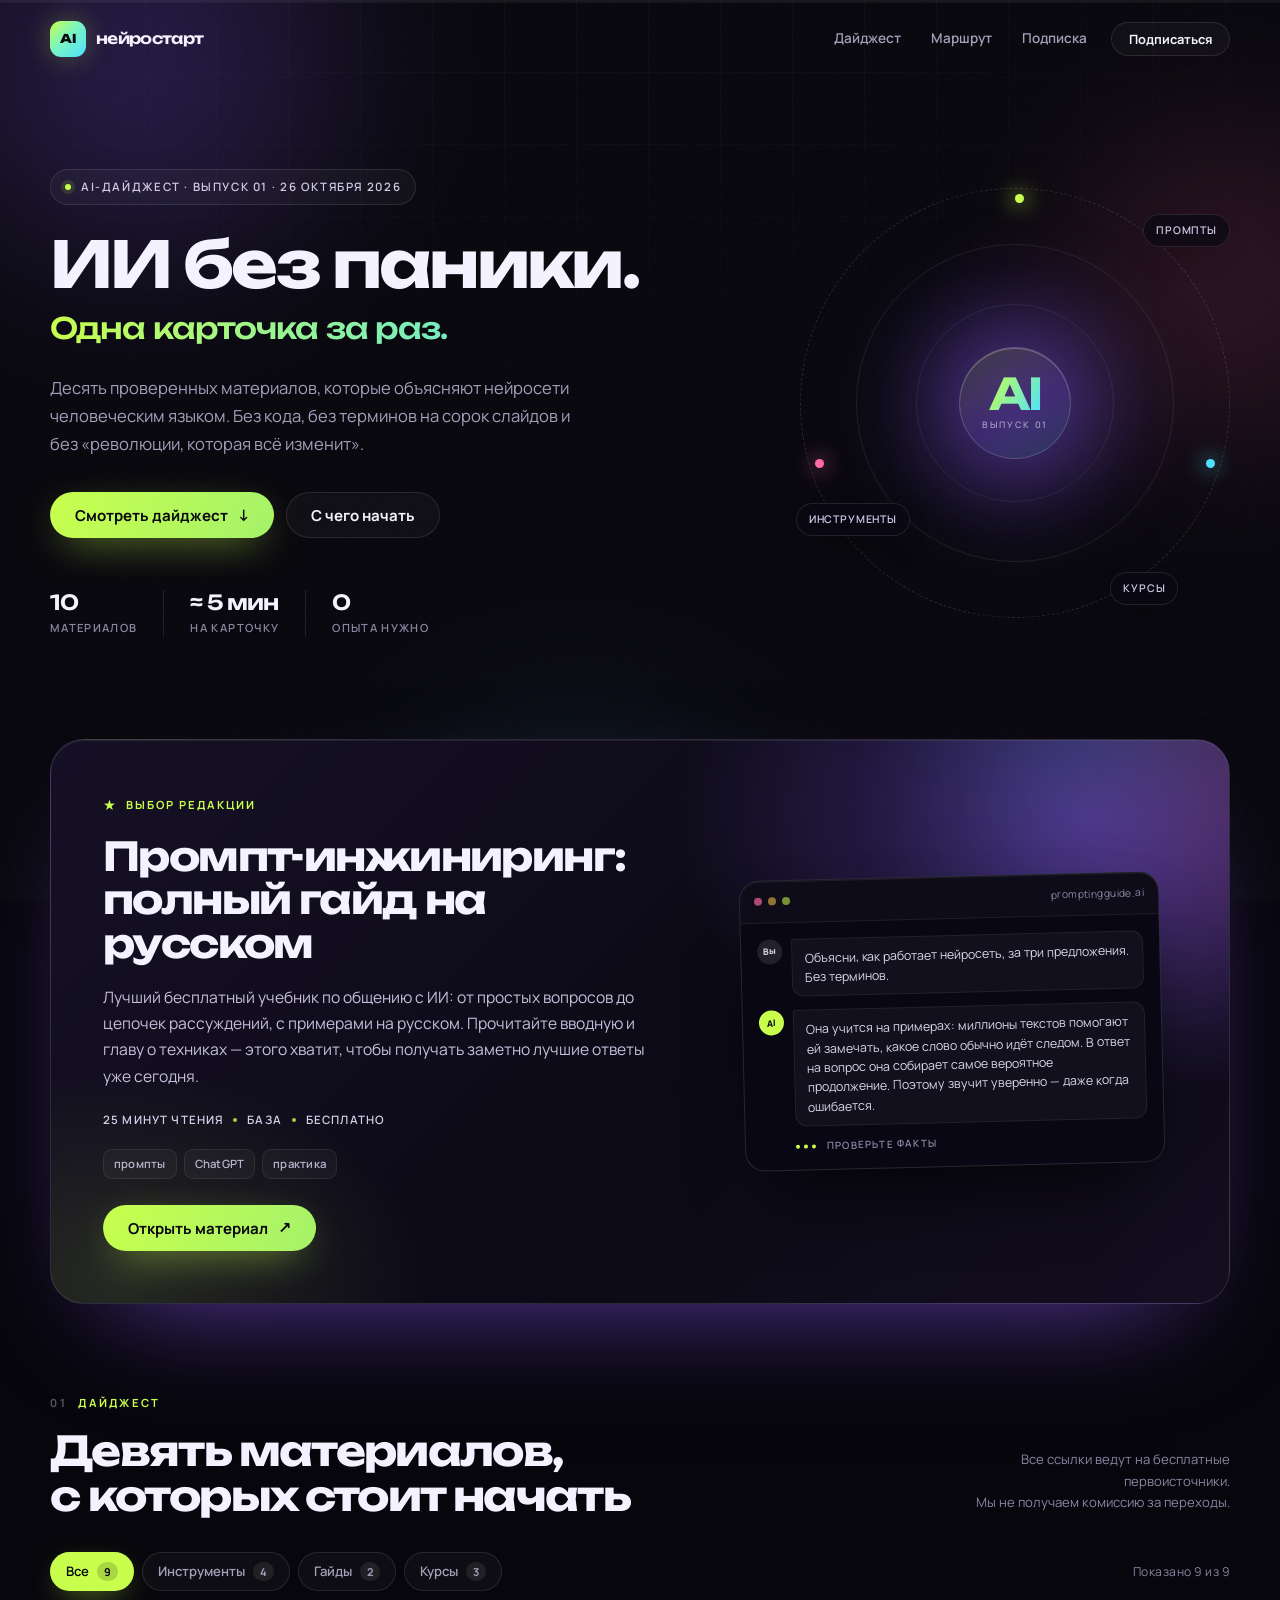
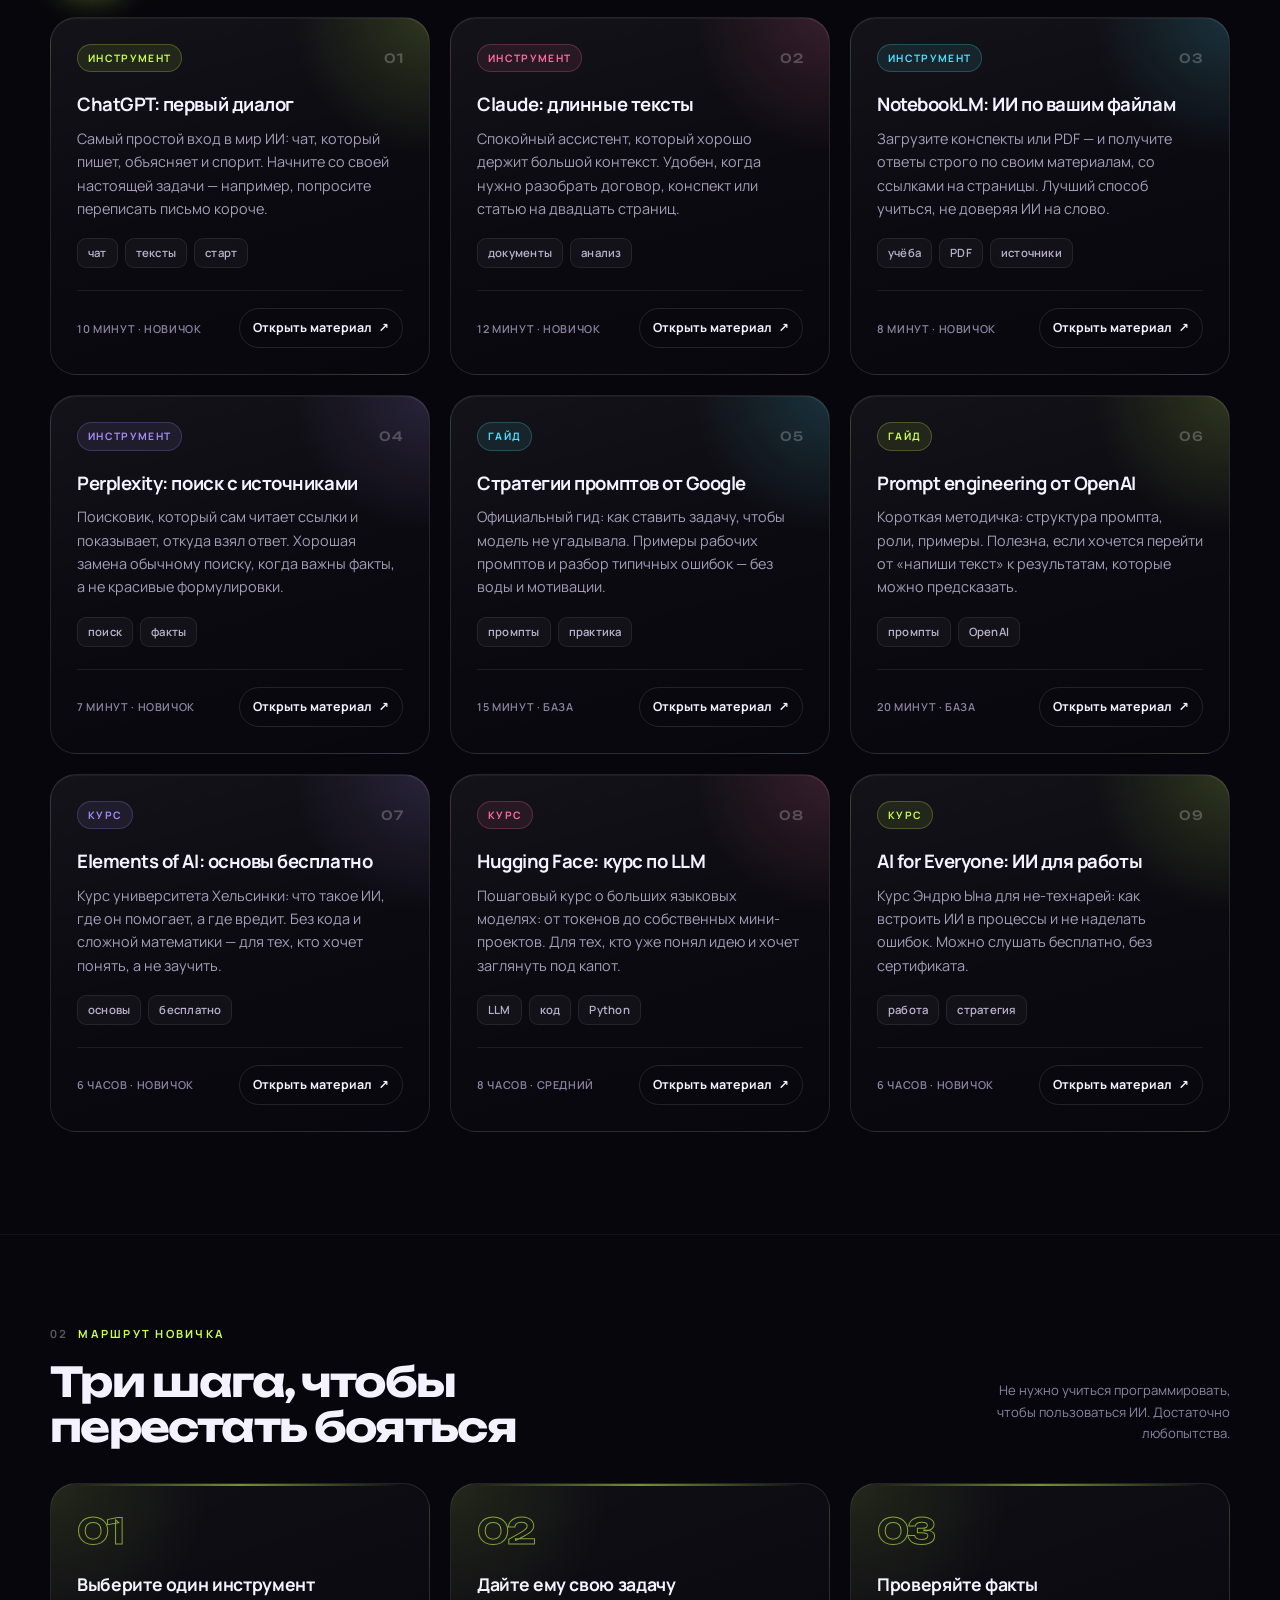
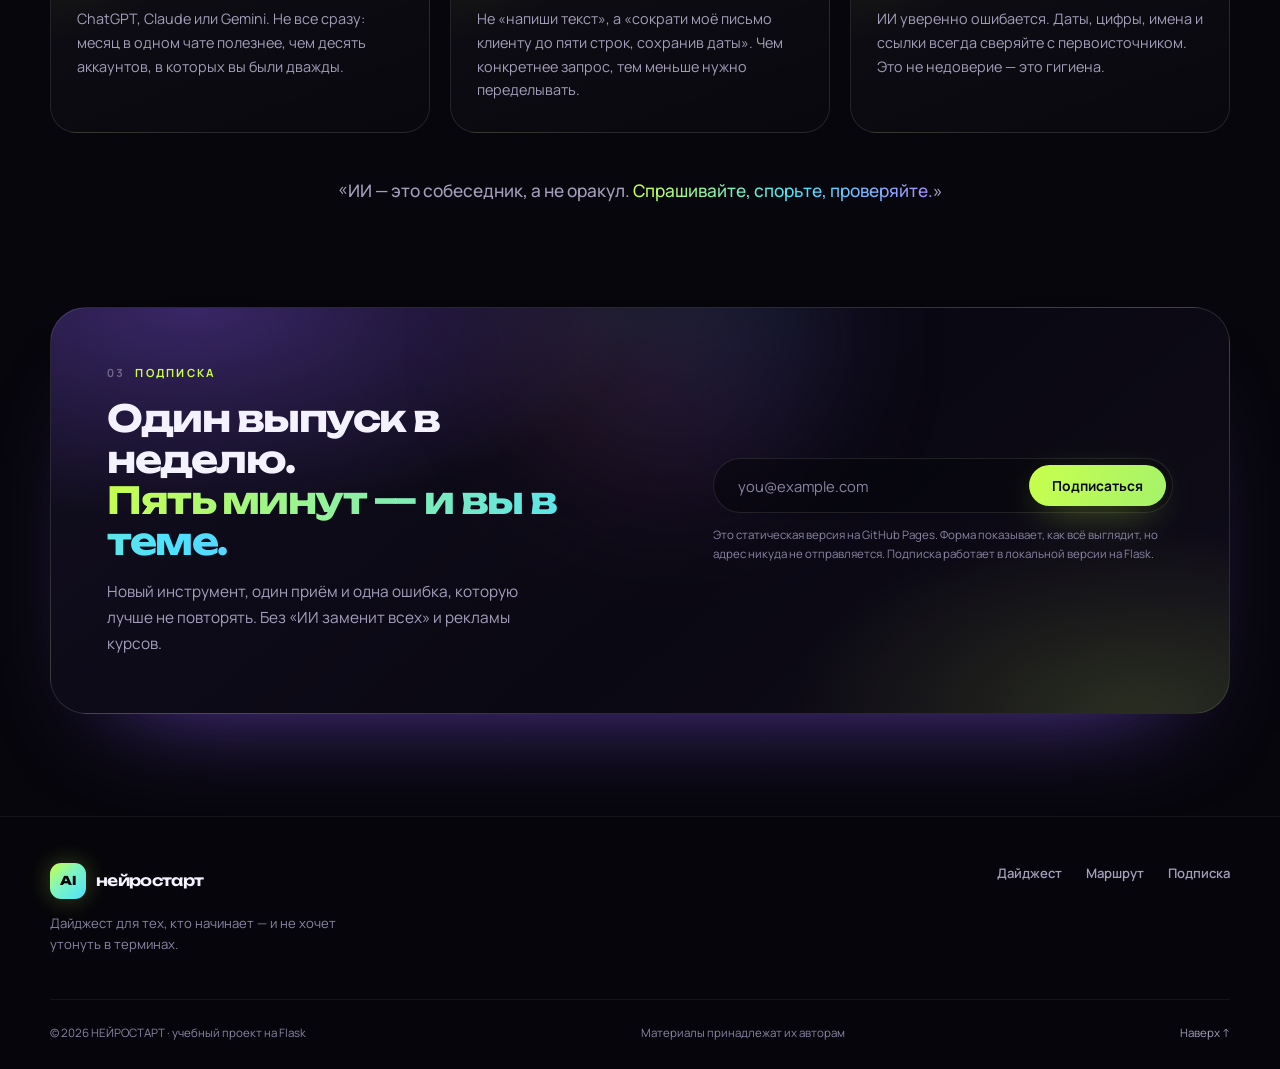
<file: docs/index.html>
<!DOCTYPE html>
<html lang="ru">
<head>
  <meta charset="UTF-8">
  <meta name="viewport" content="width=device-width, initial-scale=1">
  <meta name="theme-color" content="#07060c">
  <meta name="description" content="НЕЙРОСТАРТ — AI-дайджест для новичков. Десять понятных материалов об искусственном интеллекте: инструменты, гайды и курсы без паники и лишних терминов.">
  <title>НЕЙРОСТАРТ — AI-дайджест для новичков</title>
  <link rel="icon" href="data:image/svg+xml,%3Csvg xmlns='http://www.w3.org/2000/svg' viewBox='0 0 64 64'%3E%3Crect width='64' height='64' rx='16' fill='%23c8ff4d'/%3E%3Ctext x='32' y='44' font-family='Arial,sans-serif' font-size='27' font-weight='bold' text-anchor='middle' fill='%2307060c'%3EAI%3C/text%3E%3C/svg%3E">

  <!-- Шрифты: Unbounded для заголовков, Manrope для текста -->
  <link rel="preconnect" href="https://fonts.googleapis.com">
  <link rel="preconnect" href="https://fonts.gstatic.com" crossorigin>
  <link href="https://fonts.googleapis.com/css2?family=Manrope:wght@400;500;600;700;800&family=Unbounded:wght@500;600;700;800&display=swap" rel="stylesheet">

  <link rel="stylesheet" href="static/css/style.css">
  <noscript>
    <style>.reveal { opacity: 1 !important; }</style>
  </noscript>
</head>
<body>

  <a class="skip-link" href="#main">Перейти к содержимому</a>

  <!-- Полоса прогресса чтения сверху -->
  <div class="progress" aria-hidden="true">
    <span id="progressBar"></span>
  </div>

  <!-- Фон: цветные пятна, сетка и зерно. Ни на что не влияет. -->
  <div class="backdrop" aria-hidden="true">
    <div class="orb orb-1"></div>
    <div class="orb orb-2"></div>
    <div class="orb orb-3"></div>
    <div class="grid-lines"></div>
  </div>

  <header class="site-header" id="siteHeader">
    <div class="container header-inner">
      <a class="brand" href="#top" aria-label="НЕЙРОСТАРТ — на главную">
        <span class="brand-mark">AI</span>
        <span class="brand-name">нейростарт</span>
      </a>

      <nav class="nav" aria-label="Основная навигация">
        <a href="#digest">Дайджест</a>
        <a href="#route">Маршрут</a>
        <a href="#subscribe">Подписка</a>
      </nav>

      <a class="btn btn-small btn-ghost header-cta" href="#subscribe">Подписаться</a>
    </div>
  </header>

  <main id="main">

    <!-- ================= ГЕРОЙ ================= -->
    <section class="hero" id="top">
      <div class="container hero-grid">
        <div class="hero-copy">
          <p class="eyebrow">
            <span class="eyebrow-dot" aria-hidden="true"></span>
            AI-дайджест · выпуск 01 · 26 октября 2026
          </p>

          <h1 class="hero-title">
            ИИ без паники.
            <span class="line-2 grad-text">Одна карточка за раз.</span>
          </h1>

          <p class="hero-lead">
            Десять проверенных материалов, которые объясняют нейросети человеческим
            языком. Без кода, без терминов на сорок слайдов и без «революции, которая
            всё изменит».
          </p>

          <div class="hero-actions">
            <a class="btn btn-primary" href="#digest">
              Смотреть дайджест
              <span aria-hidden="true">↓</span>
            </a>
            <a class="btn btn-ghost" href="#route">С чего начать</a>
          </div>

          <dl class="hero-stats">
            <div class="stat">
              <dt>материалов</dt>
              <dd>10</dd>
            </div>
            <div class="stat">
              <dt>на карточку</dt>
              <dd>≈ 5 мин</dd>
            </div>
            <div class="stat">
              <dt>опыта нужно</dt>
              <dd>0</dd>
            </div>
          </dl>
        </div>

        <!-- Декоративная орбита справа. На телефоне скрывается. -->
        <div class="orbit" aria-hidden="true">
          <div class="orbit-ring ring-1"></div>
          <div class="orbit-ring ring-2"></div>
          <div class="orbit-ring ring-3"></div>

          <div class="orbit-spin">
            <span class="orbit-dot dot-lime"></span>
            <span class="orbit-dot dot-pink"></span>
            <span class="orbit-dot dot-cyan"></span>
          </div>

          <div class="orbit-core">
            <span class="orbit-ai">AI</span>
            <small>выпуск 01</small>
          </div>

          <span class="orbit-tag tag-1">промпты</span>
          <span class="orbit-tag tag-2">инструменты</span>
          <span class="orbit-tag tag-3">курсы</span>
        </div>
      </div>
    </section>

    <!-- ================= ВЫБОР РЕДАКЦИИ ================= -->
    <section class="featured-section">
      <div class="container">
        <article class="featured-card reveal accent-lime">
          <div class="featured-glow" aria-hidden="true"></div>

          <div class="featured-copy">
            <p class="featured-label">
              <span aria-hidden="true">★</span> Выбор редакции
            </p>

            <h2 class="featured-title">Промпт-инжиниринг: полный гайд на русском</h2>
            <p class="featured-desc">Лучший бесплатный учебник по общению с ИИ: от простых вопросов до цепочек рассуждений, с примерами на русском. Прочитайте вводную и главу о техниках — этого хватит, чтобы получать заметно лучшие ответы уже сегодня.</p>

            <div class="featured-meta">
              <span>25 минут чтения</span>
              <span class="meta-dot" aria-hidden="true"></span>
              <span>База</span>
              <span class="meta-dot" aria-hidden="true"></span>
              <span>бесплатно</span>
            </div>

            <ul class="tags">
              
                <li>промпты</li>
              
                <li>ChatGPT</li>
              
                <li>практика</li>
              
            </ul>

            <a class="btn btn-primary" href="https://www.promptingguide.ai/ru" target="_blank" rel="noopener noreferrer">
              Открыть материал
              <span aria-hidden="true">↗</span>
            </a>
          </div>

          <!-- Пример диалога с ИИ — просто красивая иллюстрация -->
          <div class="prompt-demo" aria-hidden="true">
            <div class="demo-bar">
              <span></span><span></span><span></span>
              <em>promptingguide.ai</em>
            </div>

            <div class="demo-body">
              <div class="demo-msg">
                <span class="demo-avatar demo-avatar-user">Вы</span>
                <p>Объясни, как работает нейросеть, за три предложения. Без терминов.</p>
              </div>

              <div class="demo-msg">
                <span class="demo-avatar demo-avatar-ai">AI</span>
                <p>
                  Она учится на примерах: миллионы текстов помогают ей замечать, какое
                  слово обычно идёт следом. В ответ на вопрос она собирает самое
                  вероятное продолжение. Поэтому звучит уверенно — даже когда ошибается.
                </p>
              </div>
            </div>

            <div class="demo-typing">
              <i></i><i></i><i></i>
              <span>проверьте факты</span>
            </div>
          </div>
        </article>
      </div>
    </section>

    <!-- ================= ДАЙДЖЕСТ ================= -->
    <section class="digest" id="digest">
      <div class="container">
        <div class="section-head reveal">
          <div>
            <p class="section-label"><span aria-hidden="true">01</span> Дайджест</p>
            <h2>Девять материалов,<br>с которых стоит начать</h2>
          </div>
          <p class="section-note">
            Все ссылки ведут на бесплатные первоисточники.<br>
            Мы не получаем комиссию за переходы.
          </p>
        </div>

        <!-- Кнопки-фильтры. Работают на JavaScript, без перезагрузки. -->
        <div class="filters reveal">
          <div class="filter-group" role="group" aria-label="Фильтр материалов по типу">
            
              <button
                class="filter is-active"
                type="button"
                data-filter="all"
                aria-pressed="true"
              >
                Все
                <span class="filter-count">9</span>
              </button>
            
              <button
                class="filter"
                type="button"
                data-filter="tools"
                aria-pressed="false"
              >
                Инструменты
                <span class="filter-count">4</span>
              </button>
            
              <button
                class="filter"
                type="button"
                data-filter="guides"
                aria-pressed="false"
              >
                Гайды
                <span class="filter-count">2</span>
              </button>
            
              <button
                class="filter"
                type="button"
                data-filter="courses"
                aria-pressed="false"
              >
                Курсы
                <span class="filter-count">3</span>
              </button>
            
          </div>

          <p class="filter-status" aria-live="polite">
            Показано <span id="visibleCount">9</span> из 9
          </p>
        </div>

        <div class="cards" id="cardsGrid">
          
            <article
              class="card reveal accent-lime"
              data-category="tools"
              style="--delay: 0ms"
            >
              <div class="card-top">
                <span class="chip">Инструмент</span>
                <span class="card-num">01</span>
              </div>

              <h3 class="card-title">ChatGPT: первый диалог</h3>
              <p class="card-desc">Самый простой вход в мир ИИ: чат, который пишет, объясняет и спорит. Начните со своей настоящей задачи — например, попросите переписать письмо короче.</p>

              <ul class="tags">
                
                  <li>чат</li>
                
                  <li>тексты</li>
                
                  <li>старт</li>
                
              </ul>

              <div class="card-footer">
                <span class="card-meta">10 минут · Новичок</span>
                <a class="card-link" href="https://chatgpt.com" target="_blank" rel="noopener noreferrer">
                  Открыть материал
                  <span aria-hidden="true">↗</span>
                </a>
              </div>
            </article>
          
            <article
              class="card reveal accent-pink"
              data-category="tools"
              style="--delay: 70ms"
            >
              <div class="card-top">
                <span class="chip">Инструмент</span>
                <span class="card-num">02</span>
              </div>

              <h3 class="card-title">Claude: длинные тексты</h3>
              <p class="card-desc">Спокойный ассистент, который хорошо держит большой контекст. Удобен, когда нужно разобрать договор, конспект или статью на двадцать страниц.</p>

              <ul class="tags">
                
                  <li>документы</li>
                
                  <li>анализ</li>
                
              </ul>

              <div class="card-footer">
                <span class="card-meta">12 минут · Новичок</span>
                <a class="card-link" href="https://claude.ai" target="_blank" rel="noopener noreferrer">
                  Открыть материал
                  <span aria-hidden="true">↗</span>
                </a>
              </div>
            </article>
          
            <article
              class="card reveal accent-cyan"
              data-category="tools"
              style="--delay: 140ms"
            >
              <div class="card-top">
                <span class="chip">Инструмент</span>
                <span class="card-num">03</span>
              </div>

              <h3 class="card-title">NotebookLM: ИИ по вашим файлам</h3>
              <p class="card-desc">Загрузите конспекты или PDF — и получите ответы строго по своим материалам, со ссылками на страницы. Лучший способ учиться, не доверяя ИИ на слово.</p>

              <ul class="tags">
                
                  <li>учёба</li>
                
                  <li>PDF</li>
                
                  <li>источники</li>
                
              </ul>

              <div class="card-footer">
                <span class="card-meta">8 минут · Новичок</span>
                <a class="card-link" href="https://notebooklm.google.com" target="_blank" rel="noopener noreferrer">
                  Открыть материал
                  <span aria-hidden="true">↗</span>
                </a>
              </div>
            </article>
          
            <article
              class="card reveal accent-violet"
              data-category="tools"
              style="--delay: 0ms"
            >
              <div class="card-top">
                <span class="chip">Инструмент</span>
                <span class="card-num">04</span>
              </div>

              <h3 class="card-title">Perplexity: поиск с источниками</h3>
              <p class="card-desc">Поисковик, который сам читает ссылки и показывает, откуда взял ответ. Хорошая замена обычному поиску, когда важны факты, а не красивые формулировки.</p>

              <ul class="tags">
                
                  <li>поиск</li>
                
                  <li>факты</li>
                
              </ul>

              <div class="card-footer">
                <span class="card-meta">7 минут · Новичок</span>
                <a class="card-link" href="https://www.perplexity.ai" target="_blank" rel="noopener noreferrer">
                  Открыть материал
                  <span aria-hidden="true">↗</span>
                </a>
              </div>
            </article>
          
            <article
              class="card reveal accent-cyan"
              data-category="guides"
              style="--delay: 70ms"
            >
              <div class="card-top">
                <span class="chip">Гайд</span>
                <span class="card-num">05</span>
              </div>

              <h3 class="card-title">Стратегии промптов от Google</h3>
              <p class="card-desc">Официальный гид: как ставить задачу, чтобы модель не угадывала. Примеры рабочих промптов и разбор типичных ошибок — без воды и мотивации.</p>

              <ul class="tags">
                
                  <li>промпты</li>
                
                  <li>практика</li>
                
              </ul>

              <div class="card-footer">
                <span class="card-meta">15 минут · База</span>
                <a class="card-link" href="https://ai.google.dev/gemini-api/docs/prompting-strategies" target="_blank" rel="noopener noreferrer">
                  Открыть материал
                  <span aria-hidden="true">↗</span>
                </a>
              </div>
            </article>
          
            <article
              class="card reveal accent-lime"
              data-category="guides"
              style="--delay: 140ms"
            >
              <div class="card-top">
                <span class="chip">Гайд</span>
                <span class="card-num">06</span>
              </div>

              <h3 class="card-title">Prompt engineering от OpenAI</h3>
              <p class="card-desc">Короткая методичка: структура промпта, роли, примеры. Полезна, если хочется перейти от «напиши текст» к результатам, которые можно предсказать.</p>

              <ul class="tags">
                
                  <li>промпты</li>
                
                  <li>OpenAI</li>
                
              </ul>

              <div class="card-footer">
                <span class="card-meta">20 минут · База</span>
                <a class="card-link" href="https://platform.openai.com/docs/guides/prompt-engineering" target="_blank" rel="noopener noreferrer">
                  Открыть материал
                  <span aria-hidden="true">↗</span>
                </a>
              </div>
            </article>
          
            <article
              class="card reveal accent-violet"
              data-category="courses"
              style="--delay: 0ms"
            >
              <div class="card-top">
                <span class="chip">Курс</span>
                <span class="card-num">07</span>
              </div>

              <h3 class="card-title">Elements of AI: основы бесплатно</h3>
              <p class="card-desc">Курс университета Хельсинки: что такое ИИ, где он помогает, а где вредит. Без кода и сложной математики — для тех, кто хочет понять, а не заучить.</p>

              <ul class="tags">
                
                  <li>основы</li>
                
                  <li>бесплатно</li>
                
              </ul>

              <div class="card-footer">
                <span class="card-meta">6 часов · Новичок</span>
                <a class="card-link" href="https://www.elementsofai.com" target="_blank" rel="noopener noreferrer">
                  Открыть материал
                  <span aria-hidden="true">↗</span>
                </a>
              </div>
            </article>
          
            <article
              class="card reveal accent-pink"
              data-category="courses"
              style="--delay: 70ms"
            >
              <div class="card-top">
                <span class="chip">Курс</span>
                <span class="card-num">08</span>
              </div>

              <h3 class="card-title">Hugging Face: курс по LLM</h3>
              <p class="card-desc">Пошаговый курс о больших языковых моделях: от токенов до собственных мини-проектов. Для тех, кто уже понял идею и хочет заглянуть под капот.</p>

              <ul class="tags">
                
                  <li>LLM</li>
                
                  <li>код</li>
                
                  <li>Python</li>
                
              </ul>

              <div class="card-footer">
                <span class="card-meta">8 часов · Средний</span>
                <a class="card-link" href="https://huggingface.co/learn/llm-course/chapter1/1" target="_blank" rel="noopener noreferrer">
                  Открыть материал
                  <span aria-hidden="true">↗</span>
                </a>
              </div>
            </article>
          
            <article
              class="card reveal accent-lime"
              data-category="courses"
              style="--delay: 140ms"
            >
              <div class="card-top">
                <span class="chip">Курс</span>
                <span class="card-num">09</span>
              </div>

              <h3 class="card-title">AI for Everyone: ИИ для работы</h3>
              <p class="card-desc">Курс Эндрю Ына для не-технарей: как встроить ИИ в процессы и не наделать ошибок. Можно слушать бесплатно, без сертификата.</p>

              <ul class="tags">
                
                  <li>работа</li>
                
                  <li>стратегия</li>
                
              </ul>

              <div class="card-footer">
                <span class="card-meta">6 часов · Новичок</span>
                <a class="card-link" href="https://www.coursera.org/learn/ai-for-everyone" target="_blank" rel="noopener noreferrer">
                  Открыть материал
                  <span aria-hidden="true">↗</span>
                </a>
              </div>
            </article>
          
        </div>

        <p class="empty-state" id="emptyState" hidden>
          Здесь пока пусто. Выберите другой фильтр.
        </p>
      </div>
    </section>

    <!-- ================= МАРШРУТ ================= -->
    <section class="route" id="route">
      <div class="container">
        <div class="section-head reveal">
          <div>
            <p class="section-label"><span aria-hidden="true">02</span> Маршрут новичка</p>
            <h2>Три шага, чтобы<br>перестать бояться</h2>
          </div>
          <p class="section-note">
            Не нужно учиться программировать,<br>
            чтобы пользоваться ИИ. Достаточно любопытства.
          </p>
        </div>

        <div class="steps">
          <article class="step reveal accent-lime" style="--delay: 0ms">
            <span class="step-num">01</span>
            <h3>Выберите один инструмент</h3>
            <p>
              ChatGPT, Claude или Gemini. Не все сразу: месяц в одном чате полезнее,
              чем десять аккаунтов, в которых вы были дважды.
            </p>
          </article>

          <article class="step reveal accent-cyan" style="--delay: 80ms">
            <span class="step-num">02</span>
            <h3>Дайте ему свою задачу</h3>
            <p>
              Не «напиши текст», а «сократи моё письмо клиенту до пяти строк,
              сохранив даты». Чем конкретнее запрос, тем меньше нужно переделывать.
            </p>
          </article>

          <article class="step reveal accent-pink" style="--delay: 160ms">
            <span class="step-num">03</span>
            <h3>Проверяйте факты</h3>
            <p>
              ИИ уверенно ошибается. Даты, цифры, имена и ссылки всегда сверяйте
              с первоисточником. Это не недоверие — это гигиена.
            </p>
          </article>
        </div>

        <p class="route-quote reveal">
          «ИИ — это собеседник, а не оракул. <span>Спрашивайте, спорьте, проверяйте.</span>»
        </p>
      </div>
    </section>

    <!-- ================= ПОДПИСКА ================= -->
    <section class="subscribe" id="subscribe">
      <div class="container">
        <div class="subscribe-panel reveal">
          <div class="subscribe-copy">
            <p class="section-label"><span aria-hidden="true">03</span> Подписка</p>
            <h2>Один выпуск в неделю.<br><span class="grad-text">Пять минут — и вы в теме.</span></h2>
            <p>
              Новый инструмент, один приём и одна ошибка, которую лучше не повторять.
              Без «ИИ заменит всех» и рекламы курсов.
            </p>
          </div>

          <div class="subscribe-action">
            <form
              class="subscribe-form"
              action="#subscribe"
              method="post"
              data-static-form
            >
              <label class="sr-only" for="email">Ваш email</label>
              <input
                id="email"
                type="email"
                name="email"
                placeholder="you@example.com"
                autocomplete="email"
                required
              >
              <button class="btn btn-primary" type="submit">Подписаться</button>
            </form>

            
              <p class="form-note">
                Это статическая версия на GitHub Pages. Форма показывает, как всё
                выглядит, но адрес никуда не отправляется. Подписка работает
                в локальной версии на Flask.
              </p>

              <p class="flash flash-success" id="staticFormMessage" role="status" hidden>
                Спасибо! Это демонстрация: в статической версии адрес не сохраняется.
              </p>
            
          </div>
        </div>
      </div>
    </section>

  </main>

  <!-- ================= ПОДВАЛ ================= -->
  <footer class="site-footer">
    <div class="container footer-inner">
      <div class="footer-brand">
        <a class="brand" href="#top" aria-label="НЕЙРОСТАРТ — на главную">
          <span class="brand-mark">AI</span>
          <span class="brand-name">нейростарт</span>
        </a>
        <p>Дайджест для тех, кто начинает — и не хочет утонуть в терминах.</p>
      </div>

      <div class="footer-links">
        <a href="#digest">Дайджест</a>
        <a href="#route">Маршрут</a>
        <a href="#subscribe">Подписка</a>
      </div>

      <div class="footer-bottom">
        <span>© 2026 НЕЙРОСТАРТ · учебный проект на Flask</span>
        <span>Материалы принадлежат их авторам</span>
        <a href="#top">Наверх ↑</a>
      </div>
    </div>
  </footer>

  <script src="static/js/main.js"></script>
</body>
</html>
</file>
<file: docs/static/css/style.css>
/* ==========================================================================
   НЕЙРОСТАРТ — стили
   Файл разбит на блоки: токены → каркас → секции → адаптив.
   Меняете цвета в :root — меняется весь сайт.
   ========================================================================== */

/* --------------------------------------------------------------------------
   1. ПЕРЕМЕННЫЕ И БАЗА
   -------------------------------------------------------------------------- */
:root {
  --bg: #07060c;
  --surface: rgba(255, 255, 255, 0.045);
  --line: rgba(255, 255, 255, 0.1);
  --line-strong: rgba(255, 255, 255, 0.18);

  --text: #f4f2ff;
  --muted: #a49ebb;
  --muted-dark: #8b84a3;

  --lime: #c8ff4d;
  --lime-rgb: 200, 255, 77;
  --violet: #a78bfa;
  --violet-rgb: 167, 139, 250;
  --pink: #ff6ba6;
  --pink-rgb: 255, 107, 166;
  --cyan: #4de1ff;
  --cyan-rgb: 77, 225, 255;

  --radius: 26px;
  --ease: cubic-bezier(0.2, 0.7, 0.2, 1);
  --container: 1180px;
}

* {
  box-sizing: border-box;
}

/* Атрибут hidden должен побеждать display: flex у карточек */
[hidden] {
  display: none !important;
}

html {
  scroll-behavior: smooth;
  scroll-padding-top: 96px;
}

body {
  margin: 0;
  background: var(--bg);
  color: var(--text);
  font-family: "Manrope", "Segoe UI", system-ui, -apple-system, sans-serif;
  font-size: 16px;
  line-height: 1.6;
  -webkit-font-smoothing: antialiased;
  overflow-x: hidden;
}

h1, h2, h3, p, ul, dl, dd {
  margin: 0;
}

ul {
  padding: 0;
  list-style: none;
}

a {
  color: inherit;
}

img, svg {
  display: block;
  max-width: 100%;
}

::selection {
  background: var(--lime);
  color: #08070d;
}

:focus-visible {
  outline: 2px solid var(--lime);
  outline-offset: 3px;
}

/* Тонкий скроллбар */
::-webkit-scrollbar {
  width: 10px;
}
::-webkit-scrollbar-track {
  background: #08070d;
}
::-webkit-scrollbar-thumb {
  background: rgba(255, 255, 255, 0.16);
  border-radius: 999px;
  border: 2px solid #08070d;
}
::-webkit-scrollbar-thumb:hover {
  background: rgba(255, 255, 255, 0.28);
}

/* --------------------------------------------------------------------------
   2. КАРКАС: фон, сетка, контейнер
   -------------------------------------------------------------------------- */
.backdrop {
  position: fixed;
  inset: 0;
  z-index: 0;
  overflow: hidden;
  pointer-events: none;
}

/* Цветные пятна на фоне */
.orb {
  position: absolute;
  border-radius: 50%;
  filter: blur(72px);
  opacity: 0.55;
}

.orb-1 {
  width: 46vw;
  height: 46vw;
  top: -18vw;
  left: -12vw;
  background: radial-gradient(circle, rgba(139, 92, 255, 0.55), transparent 68%);
  animation: float 18s ease-in-out infinite;
}

.orb-2 {
  width: 36vw;
  height: 36vw;
  top: 6vh;
  right: -14vw;
  background: radial-gradient(circle, rgba(255, 92, 157, 0.38), transparent 68%);
  animation: float 22s ease-in-out infinite reverse;
}

.orb-3 {
  width: 42vw;
  height: 42vw;
  bottom: -22vw;
  left: 24vw;
  background: radial-gradient(circle, rgba(77, 225, 255, 0.28), transparent 68%);
  animation: float 26s ease-in-out infinite;
}

/* Едва заметная сетка — добавляет «цифровой» характер */
.grid-lines {
  position: absolute;
  inset: 0;
  background-image:
    linear-gradient(rgba(255, 255, 255, 0.035) 1px, transparent 1px),
    linear-gradient(90deg, rgba(255, 255, 255, 0.035) 1px, transparent 1px);
  background-size: 72px 72px;
  -webkit-mask-image: radial-gradient(ellipse 90% 62% at 50% 0%, #000 15%, transparent 82%);
  mask-image: radial-gradient(ellipse 90% 62% at 50% 0%, #000 15%, transparent 82%);
  opacity: 0.65;
}

/* Зерно поверх фона — убирает «пластиковость» градиентов */
.backdrop::after {
  content: "";
  position: absolute;
  inset: 0;
  opacity: 0.04;
  mix-blend-mode: soft-light;
  background-image: url("data:image/svg+xml,%3Csvg xmlns='http://www.w3.org/2000/svg' width='180' height='180'%3E%3Cfilter id='n'%3E%3CfeTurbulence type='fractalNoise' baseFrequency='0.85' numOctaves='2'/%3E%3C/filter%3E%3Crect width='100%25' height='100%25' filter='url(%23n)'/%3E%3C/svg%3E");
}

.site-header,
main,
.site-footer {
  position: relative;
  z-index: 1;
}

.container {
  width: min(var(--container), calc(100% - 48px));
  margin-inline: auto;
}

.sr-only {
  position: absolute;
  width: 1px;
  height: 1px;
  padding: 0;
  margin: -1px;
  overflow: hidden;
  clip: rect(0, 0, 0, 0);
  white-space: nowrap;
  border: 0;
}

.skip-link {
  position: fixed;
  top: -80px;
  left: 16px;
  z-index: 200;
  padding: 12px 18px;
  border-radius: 12px;
  background: var(--lime);
  color: #08070d;
  font-weight: 700;
  text-decoration: none;
  transition: top 0.2s ease;
}
.skip-link:focus {
  top: 12px;
}

/* Полоса прогресса чтения */
.progress {
  position: fixed;
  inset: 0 0 auto 0;
  height: 3px;
  z-index: 120;
  background: rgba(255, 255, 255, 0.05);
}
.progress span {
  display: block;
  width: 100%;
  height: 100%;
  background: linear-gradient(90deg, var(--lime), var(--cyan), var(--violet), var(--pink));
  transform: scaleX(0);
  transform-origin: left center;
  will-change: transform;
}

/* --------------------------------------------------------------------------
   3. ШАПКА
   -------------------------------------------------------------------------- */
.site-header {
  position: sticky;
  top: 0;
  z-index: 60;
  border-bottom: 1px solid transparent;
  transition: background 0.3s ease, border-color 0.3s ease, backdrop-filter 0.3s ease;
}

.site-header.is-scrolled {
  background: rgba(7, 6, 12, 0.72);
  border-bottom-color: var(--line);
  -webkit-backdrop-filter: blur(18px);
  backdrop-filter: blur(18px);
}

.header-inner {
  display: flex;
  align-items: center;
  justify-content: space-between;
  gap: 24px;
  height: 78px;
}

.brand {
  display: inline-flex;
  align-items: center;
  gap: 10px;
  color: var(--text);
  text-decoration: none;
  flex-shrink: 0;
}

.brand-mark {
  display: grid;
  place-items: center;
  width: 36px;
  height: 36px;
  border-radius: 11px;
  background: linear-gradient(135deg, var(--lime), #7cf5c2 46%, var(--cyan));
  color: #07060c;
  font-family: "Unbounded", "Segoe UI", sans-serif;
  font-size: 0.76rem;
  font-weight: 800;
  letter-spacing: -0.02em;
  box-shadow: 0 0 26px rgba(200, 255, 77, 0.28);
}

.brand-name {
  font-family: "Unbounded", "Segoe UI", sans-serif;
  font-size: 0.95rem;
  font-weight: 600;
  letter-spacing: -0.045em;
}

.nav {
  display: flex;
  align-items: center;
  gap: 30px;
  margin-left: auto;
}

.nav a {
  position: relative;
  color: var(--muted);
  font-size: 0.85rem;
  font-weight: 600;
  text-decoration: none;
  padding: 6px 0;
  transition: color 0.25s ease;
}

.nav a::after {
  content: "";
  position: absolute;
  left: 0;
  right: 0;
  bottom: 0;
  height: 1px;
  background: linear-gradient(90deg, var(--lime), var(--cyan));
  transform: scaleX(0);
  transform-origin: left;
  transition: transform 0.3s var(--ease);
}

.nav a:hover {
  color: var(--text);
}
.nav a:hover::after {
  transform: scaleX(1);
}

/* --------------------------------------------------------------------------
   4. КНОПКИ
   -------------------------------------------------------------------------- */
.btn {
  display: inline-flex;
  align-items: center;
  justify-content: center;
  gap: 10px;
  padding: 14px 24px;
  border: 1px solid transparent;
  border-radius: 999px;
  font-family: inherit;
  font-size: 0.94rem;
  font-weight: 700;
  line-height: 1;
  text-decoration: none;
  cursor: pointer;
  transition: transform 0.25s var(--ease), box-shadow 0.25s ease,
              background 0.25s ease, border-color 0.25s ease, color 0.25s ease;
}

.btn span {
  font-size: 1.05em;
  transition: transform 0.25s var(--ease);
}

.btn:hover span {
  transform: translate(2px, -2px);
}

.btn-primary {
  background: linear-gradient(115deg, var(--lime), #a5f26a);
  color: #08070d;
  box-shadow: 0 12px 40px -14px rgba(200, 255, 77, 0.75);
}

.btn-primary:hover {
  transform: translateY(-2px);
  box-shadow: 0 18px 50px -14px rgba(200, 255, 77, 0.9);
}

.btn-ghost {
  background: rgba(255, 255, 255, 0.03);
  border-color: var(--line);
  color: var(--text);
}

.btn-ghost:hover {
  background: rgba(255, 255, 255, 0.07);
  border-color: var(--line-strong);
  transform: translateY(-2px);
}

.btn-small {
  padding: 10px 17px;
  font-size: 0.8rem;
}

/* --------------------------------------------------------------------------
   5. ГЕРОЙ
   -------------------------------------------------------------------------- */
.hero {
  padding: clamp(48px, 7vw, 92px) 0 clamp(64px, 8vw, 104px);
}

.hero-grid {
  display: grid;
  grid-template-columns: minmax(0, 1.18fr) minmax(0, 0.82fr);
  align-items: center;
  gap: 48px;
}

.eyebrow {
  display: inline-flex;
  align-items: center;
  gap: 10px;
  margin-bottom: 28px;
  padding: 8px 14px;
  border: 1px solid var(--line);
  border-radius: 999px;
  background: rgba(255, 255, 255, 0.035);
  color: #cfc9e6;
  font-size: 0.72rem;
  font-weight: 600;
  letter-spacing: 0.14em;
  text-transform: uppercase;
}

.eyebrow-dot {
  width: 6px;
  height: 6px;
  border-radius: 50%;
  background: var(--lime);
  box-shadow: 0 0 0 4px rgba(200, 255, 77, 0.12);
  animation: pulse 2.4s ease-in-out infinite;
}

.hero-title {
  font-family: "Unbounded", "Segoe UI", sans-serif;
  font-size: clamp(2.45rem, 5vw, 4rem);
  font-weight: 700;
  line-height: 0.98;
  letter-spacing: -0.045em;
}

.hero-title .line-2 {
  display: block;
  margin-top: 16px;
  font-size: 0.46em;
  font-weight: 500;
  line-height: 1.15;
  letter-spacing: -0.03em;
}

.grad-text {
  background: linear-gradient(100deg, var(--lime), var(--cyan) 38%, var(--violet) 68%, var(--pink) 92%, var(--lime));
  background-size: 240% 100%;
  -webkit-background-clip: text;
  background-clip: text;
  color: transparent;
  -webkit-text-fill-color: transparent;
  animation: gradientShift 10s ease-in-out infinite;
}

.hero-lead {
  max-width: 54ch;
  margin-top: 28px;
  color: var(--muted);
  font-size: 1.04rem;
  line-height: 1.7;
}

.hero-actions {
  display: flex;
  flex-wrap: wrap;
  gap: 12px;
  margin-top: 34px;
}

.hero-stats {
  display: flex;
  margin-top: 52px;
}

.stat {
  display: flex;
  flex-direction: column-reverse;
  padding-right: 26px;
  margin-right: 26px;
  border-right: 1px solid var(--line);
}

.stat:last-child {
  padding-right: 0;
  margin-right: 0;
  border-right: 0;
}

.stat dt {
  margin-top: 4px;
  color: var(--muted-dark);
  font-size: 0.7rem;
  font-weight: 600;
  letter-spacing: 0.12em;
  text-transform: uppercase;
}

.stat dd {
  font-family: "Unbounded", "Segoe UI", sans-serif;
  font-size: 1.3rem;
  font-weight: 600;
  letter-spacing: -0.04em;
  line-height: 1.2;
}

/* Орбита — декоративный элемент героя */
.orbit {
  position: relative;
  width: min(100%, 430px);
  aspect-ratio: 1;
  justify-self: end;
}

.orbit::before {
  content: "";
  position: absolute;
  inset: 12%;
  border-radius: 50%;
  background: radial-gradient(circle, rgba(139, 92, 255, 0.4), transparent 65%);
  filter: blur(34px);
}

.orbit-ring {
  position: absolute;
  border: 1px solid rgba(255, 255, 255, 0.09);
  border-radius: 50%;
}

.ring-1 {
  inset: 0;
  border-style: dashed;
  border-color: rgba(255, 255, 255, 0.13);
  animation: spin 70s linear infinite;
}

.ring-2 {
  inset: 13%;
  border-color: rgba(255, 255, 255, 0.08);
}

.ring-3 {
  inset: 27%;
  border-color: rgba(255, 255, 255, 0.07);
}

.orbit-spin {
  position: absolute;
  inset: 0;
  animation: spin 36s linear infinite;
}

.orbit-dot {
  position: absolute;
  width: 9px;
  height: 9px;
  border-radius: 50%;
}

.dot-lime {
  top: 1.5%;
  left: 50%;
  background: var(--lime);
  box-shadow: 0 0 20px 4px rgba(200, 255, 77, 0.45);
}

.dot-pink {
  top: 63%;
  left: 3.5%;
  background: var(--pink);
  box-shadow: 0 0 20px 4px rgba(255, 107, 166, 0.4);
}

.dot-cyan {
  top: 63%;
  right: 3.5%;
  background: var(--cyan);
  box-shadow: 0 0 20px 4px rgba(77, 225, 255, 0.4);
}

.orbit-core {
  position: absolute;
  inset: 37%;
  display: flex;
  flex-direction: column;
  align-items: center;
  justify-content: center;
  gap: 2px;
  border: 1px solid rgba(255, 255, 255, 0.16);
  border-radius: 50%;
  background:
    linear-gradient(150deg, rgba(200, 255, 77, 0.15), rgba(139, 92, 255, 0.22) 55%, rgba(77, 225, 255, 0.14));
  box-shadow:
    inset 0 1px 0 rgba(255, 255, 255, 0.25),
    0 0 90px rgba(139, 92, 255, 0.35);
  -webkit-backdrop-filter: blur(12px);
  backdrop-filter: blur(12px);
}

.orbit-ai {
  font-family: "Unbounded", "Segoe UI", sans-serif;
  font-size: clamp(2rem, 3.4vw, 2.9rem);
  font-weight: 700;
  letter-spacing: -0.05em;
  line-height: 1;
  background: linear-gradient(120deg, var(--lime), var(--cyan));
  -webkit-background-clip: text;
  background-clip: text;
  -webkit-text-fill-color: transparent;
}

.orbit-core small {
  color: rgba(244, 242, 255, 0.55);
  font-size: 0.56rem;
  font-weight: 600;
  letter-spacing: 0.18em;
  text-transform: uppercase;
}

.orbit-tag {
  position: absolute;
  padding: 7px 12px;
  border: 1px solid var(--line);
  border-radius: 999px;
  background: rgba(11, 9, 20, 0.72);
  color: #cfc9e6;
  font-size: 0.66rem;
  font-weight: 600;
  letter-spacing: 0.08em;
  text-transform: uppercase;
  -webkit-backdrop-filter: blur(10px);
  backdrop-filter: blur(10px);
  box-shadow: 0 12px 30px -14px #000;
}

.tag-1 {
  top: 6%;
  right: 0;
  animation: float 7s ease-in-out infinite;
}

.tag-2 {
  bottom: 19%;
  left: -1%;
  animation: float 9s ease-in-out infinite reverse;
}

.tag-3 {
  bottom: 3%;
  right: 12%;
  animation: float 8s ease-in-out 1s infinite;
}

/* --------------------------------------------------------------------------
   6. ВЫБОР РЕДАКЦИИ
   -------------------------------------------------------------------------- */
.featured-section {
  padding-bottom: clamp(56px, 7vw, 92px);
}

.featured-card {
  --accent: var(--lime);
  --accent-rgb: var(--lime-rgb);

  position: relative;
  display: grid;
  grid-template-columns: minmax(0, 1.12fr) minmax(0, 0.88fr);
  align-items: center;
  gap: clamp(28px, 4vw, 56px);
  overflow: hidden;
  padding: clamp(26px, 4.5vw, 52px);
  border: 1px solid rgba(255, 255, 255, 0.12);
  border-radius: 34px;
  background:
    radial-gradient(620px 420px at 88% 14%, rgba(139, 92, 255, 0.38), transparent 66%),
    radial-gradient(460px 320px at 6% 96%, rgba(200, 255, 77, 0.12), transparent 66%),
    linear-gradient(135deg, #161026, #0c0a16 56%, #130e20);
  box-shadow:
    inset 0 1px 0 rgba(255, 255, 255, 0.08),
    0 50px 110px -60px rgba(139, 92, 255, 0.7);
}

/* Свечение, которое следует за мышью (координаты задаёт main.js) */
.featured-card::before {
  content: "";
  position: absolute;
  inset: 0;
  border-radius: inherit;
  opacity: 0;
  background: radial-gradient(
    420px circle at var(--mx, 70%) var(--my, 20%),
    rgba(var(--accent-rgb), 0.15),
    transparent 66%
  );
  transition: opacity 0.45s ease;
  pointer-events: none;
}

.featured-card:hover::before {
  opacity: 1;
}

.featured-glow {
  position: absolute;
  top: -160px;
  right: -120px;
  width: 380px;
  height: 380px;
  border-radius: 50%;
  background: conic-gradient(from 90deg, rgba(255, 107, 166, 0.35), rgba(139, 92, 255, 0.4), rgba(77, 225, 255, 0.28), rgba(255, 107, 166, 0.35));
  filter: blur(70px);
  opacity: 0.6;
  animation: float 14s ease-in-out infinite;
}

.featured-copy {
  position: relative;
  z-index: 1;
}

.featured-label {
  display: inline-flex;
  align-items: center;
  gap: 8px;
  margin-bottom: 18px;
  color: var(--lime);
  font-size: 0.7rem;
  font-weight: 700;
  letter-spacing: 0.18em;
  text-transform: uppercase;
}

.featured-label span {
  font-size: 0.9rem;
}

.featured-title {
  max-width: 20ch;
  font-family: "Unbounded", "Segoe UI", sans-serif;
  font-size: clamp(1.7rem, 3.1vw, 2.55rem);
  font-weight: 700;
  line-height: 1.1;
  letter-spacing: -0.04em;
}

.featured-desc {
  max-width: 56ch;
  margin-top: 18px;
  color: #c5bfdb;
  font-size: 0.98rem;
  line-height: 1.68;
}

.featured-meta {
  display: flex;
  flex-wrap: wrap;
  align-items: center;
  gap: 10px;
  margin-top: 22px;
  color: #d4cfe8;
  font-size: 0.72rem;
  font-weight: 600;
  letter-spacing: 0.1em;
  text-transform: uppercase;
}

.meta-dot {
  width: 4px;
  height: 4px;
  border-radius: 50%;
  background: var(--lime);
  opacity: 0.8;
}

/* Общие теги */
.tags {
  display: flex;
  flex-wrap: wrap;
  gap: 7px;
  margin: 20px 0 26px;
}

.tags li {
  padding: 5px 10px;
  border: 1px solid rgba(255, 255, 255, 0.08);
  border-radius: 9px;
  background: rgba(255, 255, 255, 0.035);
  color: #b9b2cf;
  font-size: 0.71rem;
  font-weight: 600;
  letter-spacing: 0.02em;
}

/* Мини-диалог в карточке */
.prompt-demo {
  position: relative;
  z-index: 1;
  width: 100%;
  max-width: 420px;
  justify-self: center;
  overflow: hidden;
  border: 1px solid rgba(255, 255, 255, 0.13);
  border-radius: 20px;
  background: #090713;
  box-shadow:
    0 40px 80px -30px rgba(0, 0, 0, 0.9),
    inset 0 1px 0 rgba(255, 255, 255, 0.07);
  transform: rotate(-1.4deg);
  transition: transform 0.5s var(--ease), box-shadow 0.5s ease;
}

.featured-card:hover .prompt-demo {
  transform: rotate(0deg) translateY(-4px);
  box-shadow:
    0 50px 90px -30px rgba(0, 0, 0, 0.95),
    0 0 60px -20px rgba(139, 92, 255, 0.55),
    inset 0 1px 0 rgba(255, 255, 255, 0.07);
}

.demo-bar {
  display: flex;
  align-items: center;
  gap: 6px;
  padding: 12px 14px;
  border-bottom: 1px solid rgba(255, 255, 255, 0.07);
  background: rgba(255, 255, 255, 0.02);
}

.demo-bar span {
  width: 8px;
  height: 8px;
  border-radius: 50%;
  background: rgba(255, 255, 255, 0.16);
}

.demo-bar span:first-child {
  background: rgba(255, 107, 166, 0.65);
}
.demo-bar span:nth-child(2) {
  background: rgba(255, 201, 77, 0.55);
}
.demo-bar span:nth-child(3) {
  background: rgba(200, 255, 77, 0.55);
}

.demo-bar em {
  margin-left: auto;
  color: var(--muted-dark);
  font-size: 0.65rem;
  font-style: normal;
  letter-spacing: 0.04em;
}

.demo-body {
  display: grid;
  gap: 13px;
  padding: 16px 16px 8px;
}

.demo-msg {
  display: flex;
  align-items: flex-start;
  gap: 9px;
}

.demo-avatar {
  display: grid;
  place-items: center;
  flex-shrink: 0;
  width: 25px;
  height: 25px;
  border-radius: 50%;
  font-size: 0.56rem;
  font-weight: 800;
  letter-spacing: 0;
}

.demo-avatar-user {
  background: rgba(255, 255, 255, 0.1);
  color: #d6d0e8;
}

.demo-avatar-ai {
  background: var(--lime);
  color: #08070d;
}

.demo-msg p {
  padding: 9px 12px;
  border: 1px solid rgba(255, 255, 255, 0.07);
  border-radius: 4px 12px 12px 12px;
  background: rgba(255, 255, 255, 0.04);
  color: #d8d3ea;
  font-size: 0.78rem;
  line-height: 1.55;
}

.demo-typing {
  display: flex;
  align-items: center;
  gap: 4px;
  padding: 4px 17px 15px 50px;
}

.demo-typing i {
  width: 4px;
  height: 4px;
  border-radius: 50%;
  background: var(--lime);
  animation: bounce 1.4s ease-in-out infinite;
}

.demo-typing i:nth-child(2) {
  animation-delay: 0.15s;
}
.demo-typing i:nth-child(3) {
  animation-delay: 0.3s;
}

.demo-typing span {
  margin-left: 7px;
  color: var(--muted-dark);
  font-size: 0.62rem;
  font-weight: 600;
  letter-spacing: 0.12em;
  text-transform: uppercase;
}

/* --------------------------------------------------------------------------
   7. ЗАГОЛОВКИ СЕКЦИЙ
   -------------------------------------------------------------------------- */
.section-head {
  display: flex;
  align-items: flex-end;
  justify-content: space-between;
  gap: 40px;
  margin-bottom: 34px;
}

.section-label {
  display: flex;
  align-items: center;
  gap: 10px;
  margin-bottom: 16px;
  color: var(--lime);
  font-size: 0.7rem;
  font-weight: 700;
  letter-spacing: 0.2em;
  text-transform: uppercase;
}

.section-label span {
  color: rgba(255, 255, 255, 0.32);
  font-variant-numeric: tabular-nums;
}

.section-head h2,
.subscribe-copy h2 {
  font-family: "Unbounded", "Segoe UI", sans-serif;
  font-size: clamp(1.8rem, 3.2vw, 2.85rem);
  font-weight: 700;
  line-height: 1.1;
  letter-spacing: -0.04em;
}

.section-note {
  max-width: 34ch;
  padding-bottom: 4px;
  color: var(--muted-dark);
  font-size: 0.82rem;
  line-height: 1.65;
  text-align: right;
}

/* --------------------------------------------------------------------------
   8. ДАЙДЖЕСТ: ФИЛЬТРЫ И КАРТОЧКИ
   -------------------------------------------------------------------------- */
.digest {
  padding-bottom: clamp(64px, 8vw, 110px);
}

.filters {
  display: flex;
  flex-wrap: wrap;
  align-items: center;
  justify-content: space-between;
  gap: 16px;
  margin-bottom: 26px;
}

.filter-group {
  display: flex;
  flex-wrap: wrap;
  gap: 8px;
}

.filter {
  display: inline-flex;
  align-items: center;
  gap: 8px;
  padding: 9px 15px;
  border: 1px solid var(--line);
  border-radius: 999px;
  background: rgba(255, 255, 255, 0.03);
  color: var(--muted);
  font-family: inherit;
  font-size: 0.82rem;
  font-weight: 600;
  cursor: pointer;
  transition: color 0.25s ease, background 0.25s ease,
              border-color 0.25s ease, transform 0.25s var(--ease),
              box-shadow 0.25s ease;
}

.filter:hover {
  color: var(--text);
  border-color: var(--line-strong);
  transform: translateY(-1px);
}

.filter.is-active {
  border-color: transparent;
  background: var(--lime);
  color: #08070d;
  box-shadow: 0 10px 32px -12px rgba(200, 255, 77, 0.75);
}

.filter-count {
  padding: 2px 7px;
  border-radius: 999px;
  background: rgba(255, 255, 255, 0.08);
  font-size: 0.68rem;
  font-weight: 700;
  line-height: 1.4;
}

.filter.is-active .filter-count {
  background: rgba(8, 7, 13, 0.16);
}

.filter-status {
  color: var(--muted-dark);
  font-size: 0.76rem;
  letter-spacing: 0.04em;
}

.cards {
  display: grid;
  grid-template-columns: repeat(3, minmax(0, 1fr));
  gap: 20px;
  transition: opacity 0.16s ease, transform 0.16s ease;
}

/* Пауза во время смены фильтра */
.cards.is-switching {
  opacity: 0.25;
  transform: translateY(5px);
}

/* --- Карточка --- */
.card {
  --accent: var(--lime);
  --accent-rgb: var(--lime-rgb);

  position: relative;
  display: flex;
  flex-direction: column;
  overflow: hidden;
  padding: 26px;
  border: 1px solid var(--line);
  border-radius: var(--radius);
  background:
    radial-gradient(190px circle at 100% 0%, rgba(var(--accent-rgb), 0.16), transparent 72%),
    linear-gradient(165deg, rgba(255, 255, 255, 0.055), rgba(255, 255, 255, 0.018) 52%, rgba(255, 255, 255, 0.008));
  box-shadow: inset 0 1px 0 rgba(255, 255, 255, 0.05);
  transition: transform 0.4s var(--ease), border-color 0.4s ease,
              box-shadow 0.4s ease, background 0.4s ease;
}

/* Свечение под курсором */
.card::before {
  content: "";
  position: absolute;
  inset: 0;
  border-radius: inherit;
  opacity: 0;
  background: radial-gradient(
    320px circle at var(--mx, 50%) var(--my, 0%),
    rgba(var(--accent-rgb), 0.17),
    transparent 66%
  );
  transition: opacity 0.4s ease;
  pointer-events: none;
}

.card:hover {
  transform: translateY(-6px);
  border-color: rgba(var(--accent-rgb), 0.5);
  box-shadow:
    0 28px 60px -30px rgba(var(--accent-rgb), 0.4),
    inset 0 1px 0 rgba(255, 255, 255, 0.09);
}

.card:hover::before {
  opacity: 1;
}

.card-top {
  display: flex;
  align-items: center;
  justify-content: space-between;
  gap: 12px;
  margin-bottom: 20px;
}

.chip {
  padding: 5px 10px;
  border: 1px solid rgba(var(--accent-rgb), 0.24);
  border-radius: 999px;
  background: rgba(var(--accent-rgb), 0.09);
  color: var(--accent);
  font-size: 0.64rem;
  font-weight: 700;
  letter-spacing: 0.13em;
  text-transform: uppercase;
}

.card-num {
  color: rgba(255, 255, 255, 0.24);
  font-family: "Unbounded", "Segoe UI", sans-serif;
  font-size: 0.8rem;
  font-weight: 500;
  letter-spacing: 0.02em;
  transition: color 0.3s ease;
}

.card:hover .card-num {
  color: rgba(var(--accent-rgb), 0.7);
}

.card-title {
  font-size: 1.16rem;
  font-weight: 700;
  line-height: 1.32;
  letter-spacing: -0.025em;
}

.card-desc {
  margin-top: 10px;
  color: var(--muted);
  font-size: 0.9rem;
  line-height: 1.62;
}

.card .tags {
  margin: 18px 0 22px;
}

.card-footer {
  display: flex;
  align-items: center;
  justify-content: space-between;
  gap: 12px;
  margin-top: auto;
  padding-top: 17px;
  border-top: 1px solid rgba(255, 255, 255, 0.07);
}

.card-meta {
  color: var(--muted-dark);
  font-size: 0.68rem;
  font-weight: 600;
  letter-spacing: 0.06em;
  text-transform: uppercase;
  white-space: nowrap;
}

.card-link {
  display: inline-flex;
  align-items: center;
  gap: 7px;
  padding: 9px 13px;
  border: 1px solid var(--line);
  border-radius: 999px;
  color: var(--text);
  font-size: 0.78rem;
  font-weight: 700;
  text-decoration: none;
  white-space: nowrap;
  transition: background 0.28s ease, color 0.28s ease,
              border-color 0.28s ease, transform 0.28s var(--ease);
}

.card-link span {
  transition: transform 0.28s var(--ease);
}

.card-link:hover {
  border-color: transparent;
  background: var(--accent);
  color: #08070d;
  transform: translateY(-1px);
}

.card-link:hover span {
  transform: translate(2px, -2px);
}

/* Цветовые акценты карточек */
.accent-lime {
  --accent: var(--lime);
  --accent-rgb: var(--lime-rgb);
}
.accent-violet {
  --accent: var(--violet);
  --accent-rgb: var(--violet-rgb);
}
.accent-cyan {
  --accent: var(--cyan);
  --accent-rgb: var(--cyan-rgb);
}
.accent-pink {
  --accent: var(--pink);
  --accent-rgb: var(--pink-rgb);
}

.empty-state {
  padding: 42px 24px;
  border: 1px dashed var(--line-strong);
  border-radius: var(--radius);
  color: var(--muted);
  text-align: center;
}

/* --------------------------------------------------------------------------
   9. МАРШРУТ
   -------------------------------------------------------------------------- */
.route {
  padding: clamp(56px, 7vw, 92px) 0 clamp(64px, 8vw, 104px);
  border-top: 1px solid rgba(255, 255, 255, 0.055);
}

.steps {
  display: grid;
  grid-template-columns: repeat(3, minmax(0, 1fr));
  gap: 20px;
}

.step {
  --accent: var(--lime);
  --accent-rgb: var(--lime-rgb);

  position: relative;
  overflow: hidden;
  padding: 30px 26px;
  border: 1px solid var(--line);
  border-radius: var(--radius);
  background:
    radial-gradient(220px circle at 0% 0%, rgba(var(--accent-rgb), 0.1), transparent 72%),
    linear-gradient(160deg, rgba(255, 255, 255, 0.04), rgba(255, 255, 255, 0.012));
  transition: transform 0.35s var(--ease), border-color 0.35s ease;
}

.step::before {
  content: "";
  position: absolute;
  top: 0;
  left: 26px;
  right: 26px;
  height: 2px;
  background: linear-gradient(90deg, transparent, var(--accent), transparent);
  opacity: 0.55;
}

.step:hover {
  transform: translateY(-4px);
  border-color: rgba(var(--accent-rgb), 0.35);
}

.step-num {
  display: block;
  margin-bottom: 24px;
  color: transparent;
  font-family: "Unbounded", "Segoe UI", sans-serif;
  font-size: 2.2rem;
  font-weight: 600;
  line-height: 1;
  letter-spacing: -0.05em;
  -webkit-text-stroke: 1px rgba(var(--accent-rgb), 0.62);
}

.step h3 {
  margin-bottom: 10px;
  font-size: 1.1rem;
  font-weight: 700;
  line-height: 1.35;
  letter-spacing: -0.02em;
}

.step p {
  color: var(--muted);
  font-size: 0.9rem;
  line-height: 1.65;
}

.route-quote {
  margin-top: 44px;
  color: var(--muted);
  font-size: 1.08rem;
  font-weight: 500;
  text-align: center;
}

.route-quote span {
  background: linear-gradient(100deg, var(--lime), var(--cyan) 55%, var(--violet));
  -webkit-background-clip: text;
  background-clip: text;
  color: transparent;
  -webkit-text-fill-color: transparent;
}

/* --------------------------------------------------------------------------
   10. ПОДПИСКА
   -------------------------------------------------------------------------- */
.subscribe {
  padding-bottom: clamp(64px, 8vw, 112px);
}

.subscribe-panel {
  position: relative;
  display: grid;
  grid-template-columns: minmax(0, 1.05fr) minmax(0, 0.95fr);
  align-items: center;
  gap: clamp(30px, 5vw, 64px);
  overflow: hidden;
  padding: clamp(28px, 5vw, 56px);
  border: 1px solid rgba(255, 255, 255, 0.12);
  border-radius: 36px;
  background:
    radial-gradient(720px 340px at 12% 0%, rgba(139, 92, 255, 0.32), transparent 62%),
    radial-gradient(560px 300px at 92% 100%, rgba(200, 255, 77, 0.14), transparent 62%),
    linear-gradient(140deg, #120e20, #0a0812 58%, #100c1a);
  box-shadow: 0 50px 110px -70px rgba(139, 92, 255, 0.8);
}

.subscribe-panel::before {
  content: "";
  position: absolute;
  top: -120px;
  left: 40%;
  width: 300px;
  height: 300px;
  border-radius: 50%;
  background: conic-gradient(from 0deg, rgba(77, 225, 255, 0.28), rgba(139, 92, 255, 0.3), rgba(255, 107, 166, 0.24), rgba(77, 225, 255, 0.28));
  filter: blur(72px);
  opacity: 0.55;
  animation: float 16s ease-in-out infinite;
}

.subscribe-copy {
  position: relative;
  z-index: 1;
}

.subscribe-copy h2 {
  font-size: clamp(1.7rem, 2.9vw, 2.5rem);
}

.subscribe-copy p:last-child {
  max-width: 46ch;
  margin-top: 18px;
  color: var(--muted);
  font-size: 0.96rem;
  line-height: 1.68;
}

.subscribe-action {
  position: relative;
  z-index: 1;
  width: 100%;
  max-width: 460px;
  justify-self: end;
}

.subscribe-form {
  display: flex;
  gap: 6px;
  padding: 6px;
  border: 1px solid var(--line);
  border-radius: 999px;
  background: rgba(7, 6, 12, 0.55);
  transition: border-color 0.25s ease, box-shadow 0.25s ease;
}

.subscribe-form:focus-within {
  border-color: rgba(200, 255, 77, 0.6);
  box-shadow: 0 0 0 4px rgba(200, 255, 77, 0.08);
}

.subscribe-form input {
  flex: 1;
  min-width: 0;
  padding: 0 14px 0 18px;
  border: 0;
  outline: 0;
  background: transparent;
  color: var(--text);
  font-family: inherit;
  font-size: 0.92rem;
}

.subscribe-form input::placeholder {
  color: var(--muted-dark);
}

.subscribe-form .btn {
  flex-shrink: 0;
  padding: 13px 22px;
  font-size: 0.86rem;
}

.form-note {
  margin-top: 13px;
  color: var(--muted-dark);
  font-size: 0.72rem;
  line-height: 1.6;
}

.form-note code {
  padding: 1px 5px;
  border-radius: 5px;
  background: rgba(255, 255, 255, 0.07);
  color: #cfc9e6;
  font-size: 0.95em;
}

.flash {
  margin-top: 14px;
  padding: 12px 16px;
  border-radius: 14px;
  font-size: 0.85rem;
  line-height: 1.5;
}

.flash-success {
  border: 1px solid rgba(200, 255, 77, 0.32);
  background: rgba(200, 255, 77, 0.09);
  color: #e6ffbe;
}

.flash-error {
  border: 1px solid rgba(255, 107, 166, 0.35);
  background: rgba(255, 107, 166, 0.09);
  color: #ffc6dc;
}

/* --------------------------------------------------------------------------
   11. ПОДВАЛ
   -------------------------------------------------------------------------- */
.site-footer {
  padding: 46px 0 26px;
  border-top: 1px solid rgba(255, 255, 255, 0.06);
  background: rgba(5, 4, 10, 0.5);
}

.footer-inner {
  display: grid;
  grid-template-columns: 1.2fr 0.8fr;
  gap: 34px;
}

.footer-brand p {
  max-width: 38ch;
  margin-top: 14px;
  color: var(--muted-dark);
  font-size: 0.82rem;
  line-height: 1.6;
}

.footer-links {
  display: flex;
  flex-wrap: wrap;
  justify-content: flex-end;
  align-content: flex-start;
  gap: 10px 24px;
}

.footer-links a {
  color: var(--muted);
  font-size: 0.82rem;
  font-weight: 600;
  text-decoration: none;
  transition: color 0.2s ease;
}

.footer-links a:hover {
  color: var(--lime);
}

.footer-bottom {
  display: flex;
  flex-wrap: wrap;
  grid-column: 1 / -1;
  justify-content: space-between;
  gap: 12px 24px;
  margin-top: 10px;
  padding-top: 24px;
  border-top: 1px solid rgba(255, 255, 255, 0.06);
  color: var(--muted-dark);
  font-size: 0.72rem;
}

.footer-bottom a {
  color: var(--muted);
  text-decoration: none;
  transition: color 0.2s ease;
}

.footer-bottom a:hover {
  color: var(--text);
}

/* --------------------------------------------------------------------------
   12. АНИМАЦИИ
   -------------------------------------------------------------------------- */
@keyframes gradientShift {
  0%, 100% { background-position: 0% 50%; }
  50% { background-position: 100% 50%; }
}

@keyframes float {
  0%, 100% { transform: translateY(0); }
  50% { transform: translateY(-14px); }
}

@keyframes spin {
  to { transform: rotate(360deg); }
}

@keyframes pulse {
  0%, 100% { box-shadow: 0 0 0 4px rgba(200, 255, 77, 0.12); }
  50% { box-shadow: 0 0 0 7px rgba(200, 255, 77, 0.04); }
}

@keyframes bounce {
  0%, 60%, 100% { transform: translateY(0); opacity: 0.5; }
  30% { transform: translateY(-3px); opacity: 1; }
}

/* Появление блоков при прокрутке.
   Класс is-visible добавляет main.js. После анимации он снимает
   классы, чтобы они не мешали hover-эффектам. */
.reveal {
  opacity: 0;
}

.reveal.is-visible {
  animation: revealUp 0.7s var(--ease) both;
  animation-delay: var(--delay, 0ms);
}

@keyframes revealUp {
  from {
    opacity: 0;
    transform: translateY(22px);
  }
  to {
    opacity: 1;
    transform: translateY(0);
  }
}

/* --------------------------------------------------------------------------
   13. АДАПТИВ
   -------------------------------------------------------------------------- */
@media (max-width: 1080px) {
  .hero-grid {
    gap: 32px;
  }

  .orbit {
    max-width: 360px;
  }

  .cards {
    grid-template-columns: repeat(2, minmax(0, 1fr));
  }

  .featured-card {
    grid-template-columns: minmax(0, 1.05fr) minmax(0, 0.95fr);
  }

  .footer-inner {
    grid-template-columns: 1fr auto;
  }
}

@media (max-width: 900px) {
  .hero-grid {
    grid-template-columns: 1fr;
  }

  .orbit {
    display: none;
  }

  .hero {
    padding-top: clamp(40px, 8vw, 64px);
  }

  .hero-lead {
    max-width: 62ch;
  }

  .featured-card {
    grid-template-columns: 1fr;
  }

  .prompt-demo {
    max-width: 100%;
    transform: none;
  }

  .featured-card:hover .prompt-demo {
    transform: translateY(-4px);
  }

  .steps {
    grid-template-columns: 1fr;
  }

  .step {
    display: grid;
    grid-template-columns: auto minmax(0, 1fr);
    column-gap: 22px;
    align-items: start;
  }

  .step-num {
    grid-row: span 2;
    margin-bottom: 0;
    font-size: 1.85rem;
  }

  .step h3 {
    margin-bottom: 7px;
  }

  .subscribe-panel {
    grid-template-columns: 1fr;
  }

  .subscribe-action {
    max-width: 100%;
    justify-self: start;
  }

  .section-head {
    align-items: flex-start;
  }
}

@media (max-width: 820px) {
  .nav {
    display: none;
  }

  .header-inner {
    height: 70px;
  }

  .section-head {
    flex-direction: column;
    gap: 18px;
    margin-bottom: 28px;
  }

  .section-note {
    max-width: 46ch;
    text-align: left;
  }
}

@media (max-width: 760px) {
  .card-footer {
    flex-wrap: wrap;
  }

  .card-link {
    width: 100%;
    justify-content: center;
  }
}

@media (max-width: 700px) {
  .cards {
    grid-template-columns: 1fr;
  }

  .card {
    padding: 24px;
  }

  .featured-title {
    max-width: 100%;
  }

  .footer-inner {
    grid-template-columns: 1fr;
    gap: 26px;
  }

  .footer-links {
    justify-content: flex-start;
  }
}

@media (max-width: 600px) {
  .hero-title {
    font-size: clamp(1.85rem, 9vw, 3rem);
  }

  /* На телефоне убираем декоративный диалог:
     карточки дайджеста должны начинаться раньше. */
  .prompt-demo {
    display: none;
  }

  .hero-title .line-2 {
    margin-top: 12px;
    font-size: 0.44em;
  }

  .hero-stats {
    flex-wrap: wrap;
    gap: 18px;
    margin-top: 38px;
  }

  .stat {
    padding-right: 18px;
    margin-right: 0;
  }

  .filter-status {
    display: none;
  }

  .footer-bottom {
    flex-direction: column;
  }
}

@media (max-width: 480px) {
  .container {
    width: calc(100% - 32px);
  }

  .hero {
    padding-bottom: 56px;
  }

  .eyebrow {
    font-size: 0.62rem;
    letter-spacing: 0.1em;
  }

  .hero-actions .btn {
    flex: 1 1 auto;
  }

  .featured-card {
    padding: 22px;
    border-radius: 26px;
  }

  .subscribe-panel {
    padding: 24px 20px;
    border-radius: 28px;
  }

  .subscribe-form {
    flex-direction: column;
    gap: 8px;
    padding: 8px;
    border-radius: 22px;
  }

  .subscribe-form input {
    padding: 14px 14px;
  }

  .subscribe-form .btn {
    width: 100%;
  }

  .card-footer {
    flex-wrap: wrap;
  }

  .card-link {
    width: 100%;
    justify-content: center;
  }

  .step {
    padding: 24px 22px;
  }

  .route-quote {
    font-size: 0.98rem;
  }

  .footer-bottom span:nth-child(2) {
    display: none;
  }
}

/* На совсем узких экранах кнопка в шапке уже не помещается */
@media (max-width: 380px) {
  .header-cta {
    display: none;
  }

  .brand-name {
    font-size: 0.88rem;
  }
}

/* Уважаем настройку «меньше движения» в системе */
@media (prefers-reduced-motion: reduce) {
  html {
    scroll-behavior: auto;
  }

  *,
  *::before,
  *::after {
    animation-duration: 0.01ms !important;
    animation-iteration-count: 1 !important;
    transition-duration: 0.01ms !important;
  }

  .reveal,
  .reveal.is-visible {
    opacity: 1;
    transform: none;
  }
}
</file>
